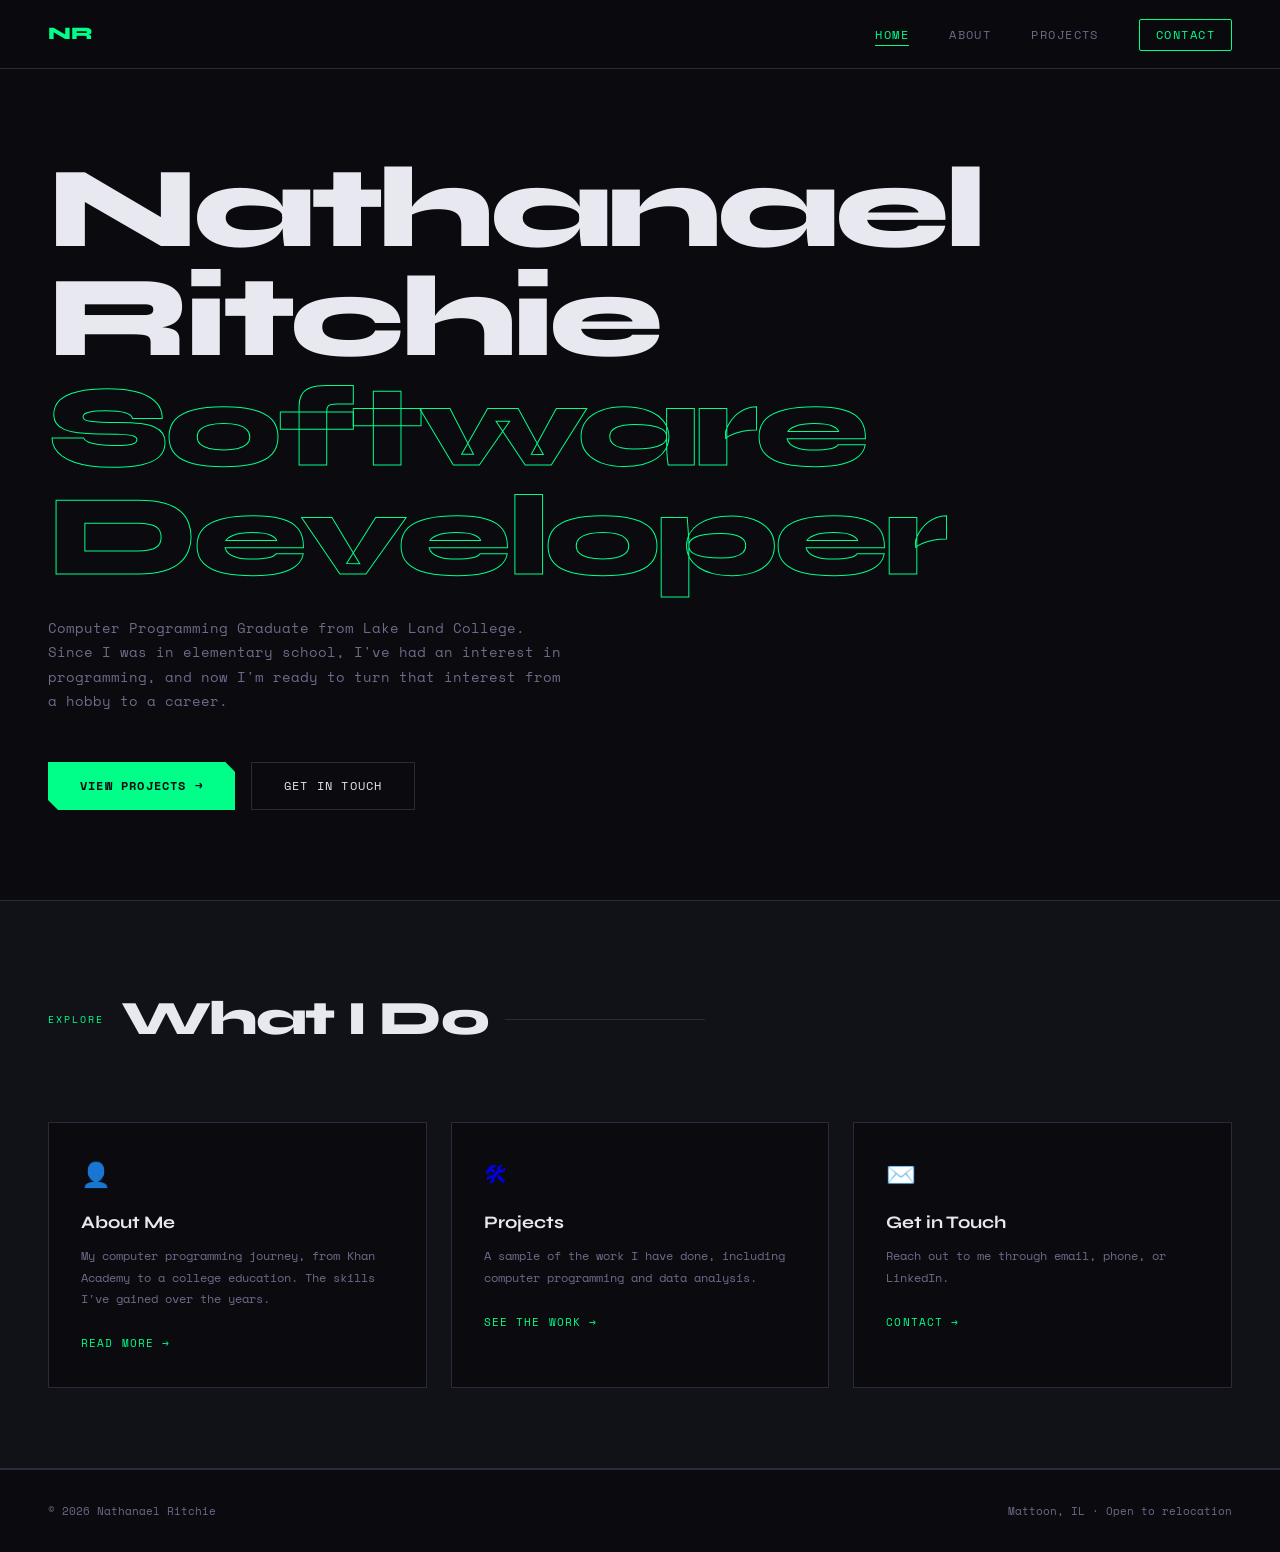
<file: index.html>
<!DOCTYPE html>
<html lang="en">
<head>
  <meta charset="UTF-8" />
  <meta name="viewport" content="width=device-width, initial-scale=1.0" />
  <title>Nathanael Ritchie — Developer Portfolio</title>
  <link rel="stylesheet" href="style.css" />
</head>
<body>

<!-- NAV -->
<nav>
  <a href="index.html" class="nav-logo">NR</a>
  <ul class="nav-links">
    <li><a href="index.html">Home</a></li>
    <li><a href="about.html">About</a></li>
    <li><a href="projects.html">Projects</a></li>
    <li><a href="contact.html" class="nav-cta">Contact</a></li>
  </ul>
</nav>

<!-- HERO -->
<section class="hero">
  <div class="hero-content">
    <h1>
      <span class="name">Nathanael Ritchie</span>
      <span class="role">Software Developer</span>
    </h1>
    <p class="hero-desc">
      Computer Programming Graduate from Lake Land College. Since 
      I was in elementary school, I've had an interest in programming, 
      and now I'm ready to turn that interest from a hobby to a career. 
    </p>
    <div class="hero-actions">
      <a href="projects.html" class="btn-primary">View Projects →</a>
      <a href="contact.html" class="btn-ghost">Get in Touch</a>
    </div>
  </div>
</section>

<!-- QUICK-LINKS STRIP -->
<div class="home-previews">
  <div class="section-header">
    <span class="section-num">Explore</span>
    <h2 class="section-title">What I Do</h2>
    <div class="section-line"></div>
  </div>
  <div class="home-previews-grid">

    <a href="about.html" class="preview-card">
      <span class="preview-icon">👤</span>
      <div class="preview-title">About Me</div>
      <p class="preview-desc">
        My computer programming journey, from Khan Academy 
        to a college education. The skills I've gained over the years.
      </p>
      <span class="preview-link">Read more →</span>
    </a>

    <a href="projects.html" class="preview-card">
      <span class="preview-icon">🛠</span>
      <div class="preview-title">Projects</div>
      <p class="preview-desc">
        A sample of the work I have done, including computer 
        programming and data analysis.
      </p>
      <span class="preview-link">See the work →</span>
    </a>

    <a href="contact.html" class="preview-card">
      <span class="preview-icon">✉️</span>
      <div class="preview-title">Get in Touch</div>
      <p class="preview-desc">
        Reach out to me through email, phone, or LinkedIn.
      </p>
      <span class="preview-link">Contact →</span>
    </a>

  </div>
</div>

<!-- FOOTER -->
<footer>
  <div class="footer-left">© 2026 Nathanael Ritchie</div>
  <div class="footer-right">Mattoon, IL · Open to relocation</div>
</footer>

<script src="nav.js"></script>
</body>
</html>
</file>
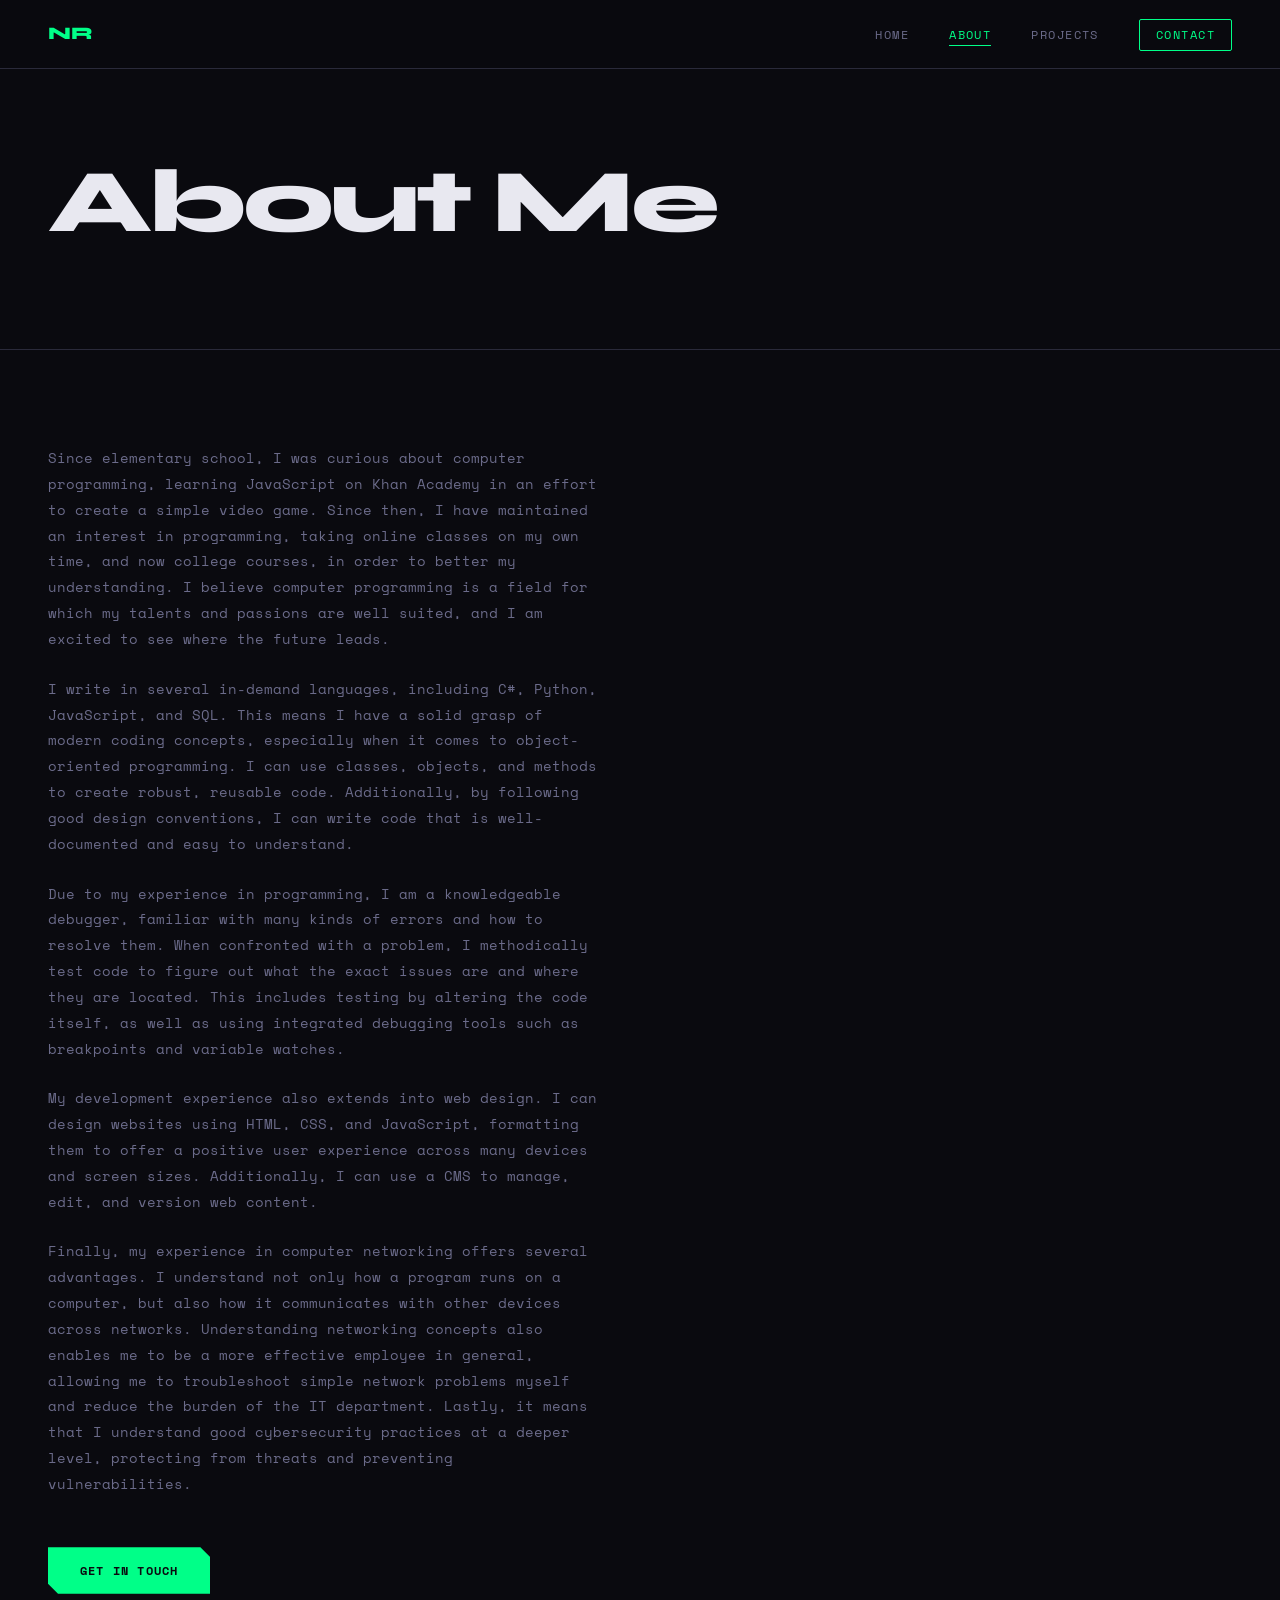
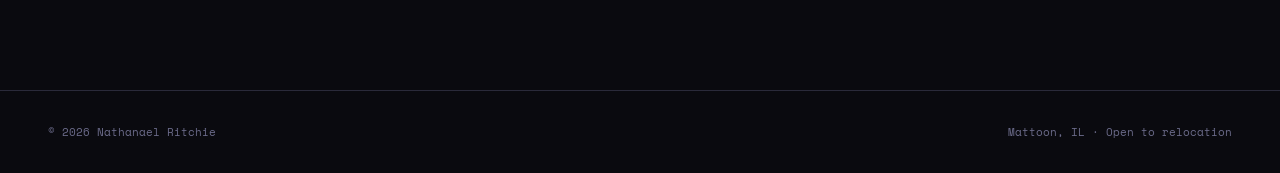
<file: about.html>
<!DOCTYPE html>
<html lang="en">
<head>
  <meta charset="UTF-8" />
  <meta name="viewport" content="width=device-width, initial-scale=1.0" />
  <title>About — Nathanael Ritchie</title>
  <link rel="stylesheet" href="style.css" />
</head>
<body>

<!-- NAV -->
<nav>
  <a href="index.html" class="nav-logo">NR</a>
  </a>
  <ul class="nav-links">
    <li><a href="index.html">Home</a></li>
    <li><a href="about.html">About</a></li>
    <li><a href="projects.html">Projects</a></li>
    <li><a href="contact.html" class="nav-cta">Contact</a></li>
  </ul>
</nav>

<!-- PAGE HERO -->
<div class="page-hero">
    <h1>About Me</h1>
</div>

<!-- BIO + SKILLS -->
<section>
  <div class="about-grid">
    <div class="about-text">
      <p>
        Since elementary school, I was curious about computer 
        programming, learning JavaScript on Khan Academy in 
        an effort to create a simple video game. Since then, 
        I have maintained an interest in programming, taking 
        online classes on my own time, and now college courses, 
        in order to better my understanding. I believe computer 
        programming is a field for which my talents and passions 
        are well suited, and I am excited to see where the 
        future leads.

      </p>
      <p>
        I write in several in-demand languages, including C#, 
        Python, JavaScript, and SQL. This means I have a solid 
        grasp of modern coding concepts, especially when it 
        comes to object-oriented programming. I can use 
        classes, objects, and methods to create robust, 
        reusable code. Additionally, by following good design 
        conventions, I can write code that is well-documented 
        and easy to understand. 
      </p>
      <p>
       Due to my experience in programming, I am a 
       knowledgeable debugger, familiar with many kinds of 
       errors and how to resolve them. When confronted with a 
       problem, I methodically test code to figure out what 
       the exact issues are and where they are located. This 
       includes testing by altering the code itself, as well 
       as using integrated debugging tools such as 
       breakpoints and variable watches.

      </p>
      <p>
        My development experience also extends into web 
        design. I can design websites using HTML, CSS, and 
        JavaScript, formatting them to offer a positive user 
        experience across many devices and screen sizes. 
        Additionally, I can use a CMS to manage, edit, and 
        version web content.

      </p>
      <p>
        Finally, my experience in computer networking offers 
        several advantages. I understand not only how a 
        program runs on a computer, but also how it 
        communicates with other devices across networks. 
        Understanding networking concepts also enables me to 
        be a more effective employee in general, allowing me 
        to troubleshoot simple network problems myself and 
        reduce the burden of the IT department. Lastly, it 
        means that I understand good cybersecurity practices 
        at a deeper level, protecting from 
        threats and preventing vulnerabilities.

      </p>
      <br />
      <a href="contact.html" class="btn-primary">Get in Touch</a>
    </div>
  </div>
</section>

<!-- FOOTER -->
<footer>
  <div class="footer-left">© 2026 Nathanael Ritchie</div>
  <div class="footer-right">Mattoon, IL · Open to relocation</div>
</footer>

<script src="nav.js"></script>
</body>
</html>
</file>
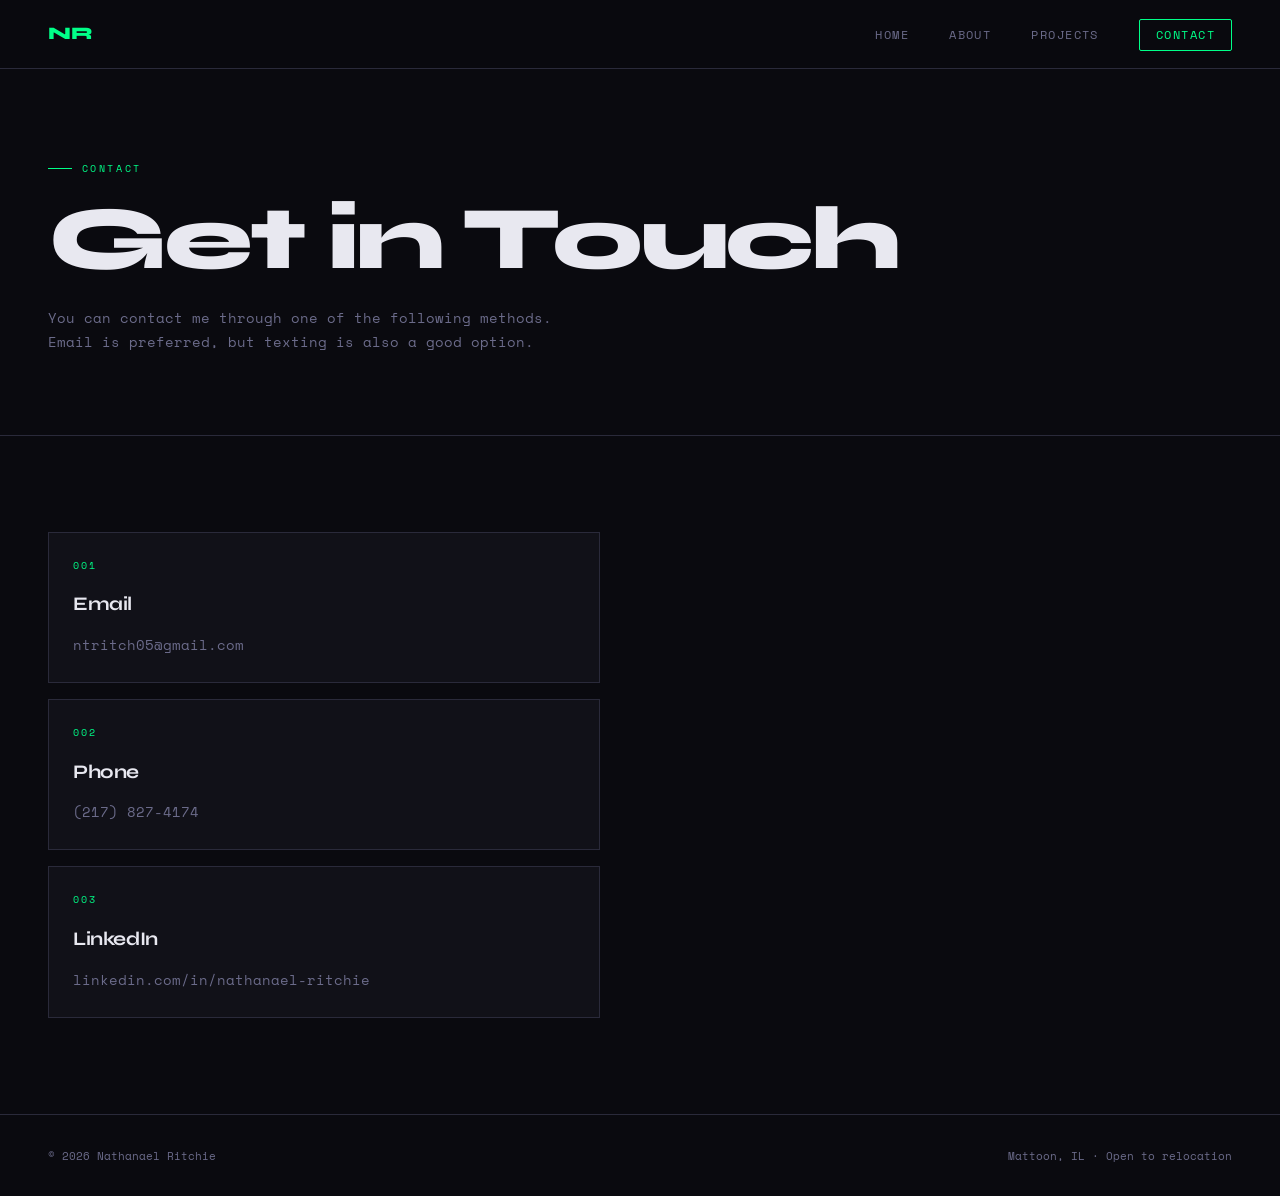
<file: contact.html>
<!DOCTYPE html>
<html lang="en">
<head>
  <meta charset="UTF-8" />
  <meta name="viewport" content="width=device-width, initial-scale=1.0" />
  <title>Contact — Nathanael Ritchie</title>
  <link rel="stylesheet" href="style.css" />
</head>
<body>

<!-- NAV -->
<nav>
  <a href="index.html" class="nav-logo">NR</a>
  <ul class="nav-links">
    <li><a href="index.html">Home</a></li>
    <li><a href="about.html">About</a></li>
    <li><a href="projects.html">Projects</a></li>
    <li><a href="contact.html" class="nav-cta">Contact</a></li>
  </ul>
</nav>

<!-- PAGE HERO -->
<div class="page-hero">
  <div class="page-hero-eyebrow">Contact</div>
  <h1>Get in Touch</h1>
  <p class="page-hero-sub">
    You can contact me through one of the following methods. 
    Email is preferred, but texting is also a good option.
  </p>
</div>

<!-- CONTACT CONTENT -->
<section>
  <div class="contact-wrapper">

    <!-- Left: intro + socials -->
    <div class="contact-grid">
      <div class="contact-card" onclick="copyToClipboard('ntritch05@gmail.com')" style="cursor: pointer;">
        <div class="contact-info">
          <span class="contact-num">001</span>
          <h3 class="contact-title">Email</h3>
          <p class="contact-desc">ntritch05@gmail.com</p>
        </div>
      </div>
      <div class="contact-card" onclick="copyToClipboard('(217) 827-4174')" style="cursor: pointer;">
        <div class="contact-info">
          <span class="contact-num">002</span>
          <h3 class="contact-title">Phone</h3>
          <p class="contact-desc">(217) 827-4174</p>
        </div>
      </div>
      <div class="contact-card">
        <a href="https://www.linkedin.com/in/nathanael-ritchie">
          <div class="contact-info">
            <span class="contact-num">003</span>
            <h3 class="contact-title">LinkedIn</h3>
            <p class="contact-desc">linkedin.com/in/nathanael-ritchie</p>
          </div>
        </a>
      </div>
    </div>
      </div>
    </div>

   

  </div>
</section>

<!-- FOOTER -->
<footer>
  <div class="footer-left">© 2026 Nathanael Ritchie</div>
  <div class="footer-right">Mattoon, IL · Open to relocation</div>
</footer>

<script>
function copyToClipboard(text) {
  navigator.clipboard.writeText(text).then(() => {
    alert('Copied to clipboard!');
  }).catch(err => {
    console.error('Failed to copy: ', err);
  });
}
</script>
</body>
</html>
</file>
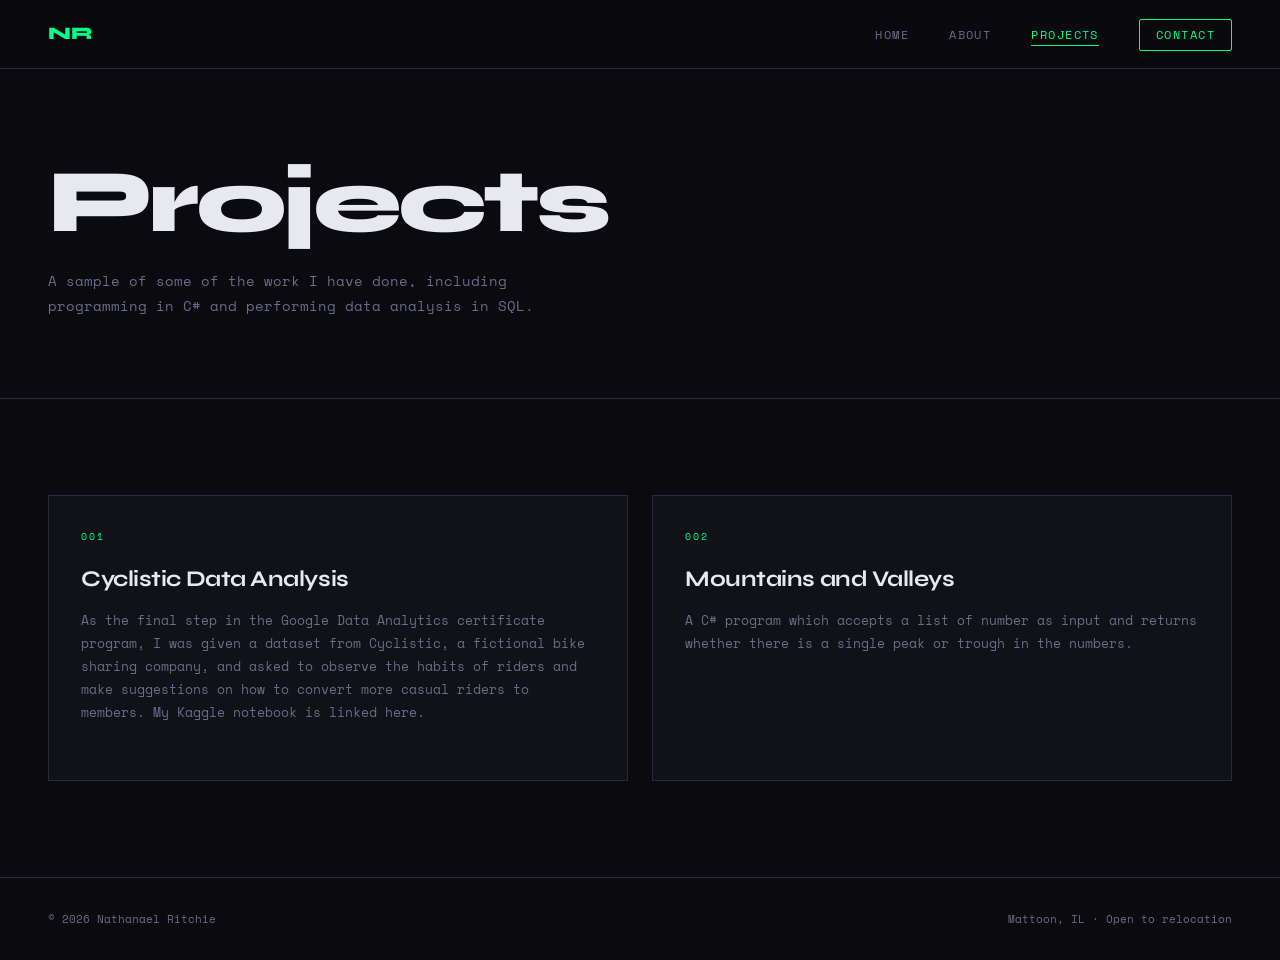
<file: projects.html>
<!DOCTYPE html>
<html lang="en">
<head>
  <meta charset="UTF-8" />
  <meta name="viewport" content="width=device-width, initial-scale=1.0" />
  <title>Projects — Nathanael Ritchie</title>
  <link rel="stylesheet" href="style.css" />
</head>
<body>

<!-- NAV -->
<nav>
  <a href="index.html" class="nav-logo">NR</a>
  <ul class="nav-links">
    <li><a href="index.html">Home</a></li>
    <li><a href="about.html">About</a></li>
    <li><a href="projects.html">Projects</a></li>
    <li><a href="contact.html" class="nav-cta">Contact</a></li>
  </ul>
</nav>

<!-- PAGE HERO -->
<div class="page-hero">
  <h1>Projects</h1>
  <p class="page-hero-sub">
    A sample of some of the work I have done, including programming in C# 
    and performing data analysis in SQL.
  </p>
</div>


<!-- PROJECTS GRID -->
<section>
  <div class="projects-grid">

    <!-- Project 1 -->
    <div class="project-card">
      <a href="https://www.kaggle.com/code/nathanaelritchie/analyzing-cyclistic-bike-data">
        <div class="project-info">
          <span class="project-num">001</span>
          <h3 class="project-title">Cyclistic Data Analysis</h3>
          <p class="project-desc">
            As the final step in the Google Data Analytics 
            certificate program, I was given a dataset from 
            Cyclistic, a fictional bike sharing company, and 
            asked to observe the habits of riders and make 
            suggestions on how to convert more casual riders to 
            members. My Kaggle notebook is linked here.
          </p>
        </div>
      </a>
    </div>

    <!-- Project 2 -->
    <div class="project-card">
      <a href="https://github.com/ntritch/C_Sharp_Projects/blob/main/Program.cs">
        <div class="project-info">
          <span class="project-num">002</span>
          <h3 class="project-title">Mountains and Valleys</h3>
          <p class="project-desc">
            A C# program which accepts a list of number as input 
            and returns whether there is a single peak or 
        trough in the numbers.
      </p>
        </div>
      </a>
    </div>


  </div>
</section>

<!-- FOOTER -->
<footer>
  <div class="footer-left">© 2026 Nathanael Ritchie</div>
  <div class="footer-right">Mattoon, IL · Open to relocation</div>
</footer>

<script src="nav.js"></script>
</body>
</html>
</file>
<file: style.css>
/* =============================================
   Nathanael Ritchie — PORTFOLIO STYLESHEET
   ============================================= */

@import url('https://fonts.googleapis.com/css2?family=Space+Mono:ital,wght@0,400;0,700;1,400&family=Syne:wght@400;700;800&display=swap');

/* ---- TOKENS ---- */
:root {
  --bg:       #0a0a0f;
  --surface:  #111118;
  --surface2: #1a1a24;
  --border:   #2a2a3a;
  --accent:   #00ff88;
  --accent2:  #7c3aed;
  --accent3:  #f59e0b;
  --text:     #e8e8f0;
  --muted:    #6b6b8a;
  --mono:     'Space Mono', monospace;
  --sans:     'Syne', sans-serif;
}

/* ---- RESET ---- */
*, *::before, *::after { box-sizing: border-box; margin: 0; padding: 0; }
html { scroll-behavior: smooth; }

body {
  background: var(--bg);
  color: var(--text);
  font-family: var(--mono);
  line-height: 1.6;
  overflow-x: hidden;
}

/* ---- SCROLLBAR ---- */
::-webkit-scrollbar { width: 4px; }
::-webkit-scrollbar-track { background: var(--bg); }
::-webkit-scrollbar-thumb { background: var(--border); }
::-webkit-scrollbar-thumb:hover { background: var(--accent); }

/* =============================================
   NAVIGATION
   ============================================= */
nav {
  position: fixed;
  top: 0; left: 0; right: 0;
  z-index: 100;
  display: flex;
  justify-content: space-between;
  align-items: center;
  padding: 1.25rem 3rem;
  border-bottom: 1px solid var(--border);
  background: rgba(10,10,15,0.92);
  backdrop-filter: blur(14px);
}

.nav-logo {
  font-family: var(--sans);
  font-weight: 800;
  font-size: 1.1rem;
  color: var(--accent);
  text-decoration: none;
  letter-spacing: -0.02em;
  transition: opacity 0.2s;
}
.nav-logo:hover { opacity: 0.75; }

.nav-links {
  display: flex;
  gap: 2.5rem;
  list-style: none;
  align-items: center;
}

.nav-links a {
  color: var(--muted);
  text-decoration: none;
  font-size: 0.75rem;
  letter-spacing: 0.12em;
  text-transform: uppercase;
  transition: color 0.2s;
  position: relative;
}

/* underline slide-in on hover */
.nav-links a::after {
  content: '';
  position: absolute;
  bottom: -3px; left: 0;
  width: 0; height: 1px;
  background: var(--accent);
  transition: width 0.3s ease;
}
.nav-links a:hover        { color: var(--accent); }
.nav-links a:hover::after { width: 100%; }

/* active page link */
.nav-links a.active {
  color: var(--accent);
}
.nav-links a.active::after { width: 100%; }

.nav-cta {
  border: 1px solid var(--accent);
  color: var(--accent) !important;
  padding: 0.4rem 1rem;
  border-radius: 2px;
  transition: background 0.2s, color 0.2s !important;
}
.nav-cta:hover { background: var(--accent) !important; color: var(--bg) !important; }
.nav-cta::after { display: none !important; }

/* =============================================
   BUTTONS
   ============================================= */
.btn-primary {
  background: var(--accent);
  color: var(--bg);
  padding: 0.85rem 2rem;
  text-decoration: none;
  font-family: var(--mono);
  font-size: 0.75rem;
  font-weight: 700;
  letter-spacing: 0.1em;
  text-transform: uppercase;
  border: none;
  cursor: pointer;
  display: inline-flex;
  align-items: center;
  gap: 0.5rem;
  transition: transform 0.2s, box-shadow 0.2s;
  clip-path: polygon(0 0, calc(100% - 10px) 0, 100% 10px, 100% 100%, 10px 100%, 0 calc(100% - 10px));
}
.btn-primary:hover {
  transform: translateY(-2px);
  box-shadow: 0 8px 30px rgba(0,255,136,0.3);
}

.btn-ghost {
  background: transparent;
  color: var(--text);
  padding: 0.85rem 2rem;
  text-decoration: none;
  font-family: var(--mono);
  font-size: 0.75rem;
  letter-spacing: 0.1em;
  text-transform: uppercase;
  border: 1px solid var(--border);
  cursor: pointer;
  display: inline-flex;
  align-items: center;
  gap: 0.5rem;
  transition: border-color 0.2s, color 0.2s, box-shadow 0.2s, transform 0.2s;
}
.btn-ghost:hover {
  border-color: var(--accent);
  color: var(--accent);
  box-shadow: 0 4px 20px rgba(0,255,136,0.1);
  transform: translateY(-2px);
}

/* =============================================
   SECTION COMMON
   ============================================= */
section {
  padding: 6rem 3rem;
  position: relative;
  z-index: 1;
}

.section-header {
  display: flex;
  align-items: center;
  gap: 1rem;
  margin-bottom: 4rem;
}

.section-num {
  font-size: 0.65rem;
  letter-spacing: 0.2em;
  color: var(--accent);
  text-transform: uppercase;
}

.section-title {
  font-family: var(--sans);
  font-size: clamp(1.8rem, 4vw, 3rem);
  font-weight: 800;
  letter-spacing: -0.03em;
}

.section-line {
  flex: 1;
  height: 1px;
  background: var(--border);
  max-width: 200px;
}

/* =============================================
   FOOTER
   ============================================= */
footer {
  padding: 2rem 3rem;
  display: flex;
  justify-content: space-between;
  align-items: center;
  border-top: 1px solid var(--border);
  position: relative;
  z-index: 1;
}
.footer-left  { font-size: 0.7rem; color: var(--muted); }
.footer-right { font-size: 0.7rem; color: var(--muted); }

/* =============================================
   PAGE HERO (shared across inner pages)
   ============================================= */
.page-hero {
  padding: 10rem 3rem 5rem;
  border-bottom: 1px solid var(--border);
}
.page-hero-eyebrow {
  font-size: 0.65rem;
  letter-spacing: 0.25em;
  text-transform: uppercase;
  color: var(--accent);
  margin-bottom: 1.25rem;
  display: flex;
  align-items: center;
  gap: 0.6rem;
}
.page-hero-eyebrow::before {
  content: '';
  display: inline-block;
  width: 24px; height: 1px;
  background: var(--accent);
}
.page-hero h1 {
  font-family: var(--sans);
  font-size: clamp(2.8rem, 7vw, 6rem);
  font-weight: 800;
  line-height: 0.95;
  letter-spacing: -0.04em;
  margin-bottom: 1.5rem;
}
.page-hero-sub {
  color: var(--muted);
  font-size: 0.85rem;
  line-height: 1.8;
  max-width: 520px;
}

/* =============================================
   TAGS
   ============================================= */
.tag {
  font-size: 0.7rem;
  padding: 0.25rem 0.6rem;
  border: 1px solid var(--border);
  color: var(--muted);
  border-radius: 2px;
  transition: border-color 0.2s, color 0.2s;
  letter-spacing: 0.05em;
}
.tag:hover { border-color: var(--accent); color: var(--accent); }

.tech-tag {
  font-size: 0.65rem;
  padding: 0.2rem 0.5rem;
  background: var(--surface2);
  border: 1px solid var(--border);
  color: var(--muted);
  letter-spacing: 0.08em;
  border-radius: 2px;
}

/* =============================================
   HOME PAGE
   ============================================= */
.hero {
  min-height: 100vh;
  display: flex;
  align-items: center;
  padding: 8rem 3rem 4rem;
  position: relative;
}

.hero-content { max-width: 900px; }

.hero-tag {
  display: inline-flex;
  align-items: center;
  gap: 0.5rem;
  font-size: 0.7rem;
  letter-spacing: 0.2em;
  text-transform: uppercase;
  color: var(--accent);
  margin-bottom: 2rem;
  opacity: 0;
  animation: fadeUp 0.8s forwards 0.2s;
}
.hero-tag::before {
  content: '';
  display: inline-block;
  width: 24px; height: 1px;
  background: var(--accent);
}

.hero h1 {
  font-family: var(--sans);
  font-size: clamp(3.5rem, 9vw, 8rem);
  font-weight: 800;
  line-height: 0.95;
  letter-spacing: -0.04em;
  margin-bottom: 1.5rem;
  opacity: 0;
  animation: fadeUp 0.8s forwards 0.4s;
}
.hero h1 .name { color: var(--text); display: block; }
.hero h1 .role {
  color: transparent;
  -webkit-text-stroke: 1px var(--accent);
  display: block;
  transition: -webkit-text-stroke-color 0.3s;
}

.hero-desc {
  max-width: 520px;
  color: var(--muted);
  font-size: 0.85rem;
  line-height: 1.8;
  margin-bottom: 3rem;
  opacity: 0;
  animation: fadeUp 0.8s forwards 0.6s;
}

.hero-actions {
  display: flex;
  gap: 1rem;
  flex-wrap: wrap;
  opacity: 0;
  animation: fadeUp 0.8s forwards 0.8s;
}

.hero-stats {
  position: absolute;
  right: 3rem;
  bottom: 3rem;
  display: flex;
  gap: 3rem;
  opacity: 0;
  animation: fadeUp 0.8s forwards 1s;
}
.stat { text-align: right; }
.stat-num {
  font-family: var(--sans);
  font-size: 2rem;
  font-weight: 800;
  color: var(--accent);
  display: block;
}
.stat-label {
  font-size: 0.65rem;
  letter-spacing: 0.15em;
  text-transform: uppercase;
  color: var(--muted);
}

/* Home — featured previews strip */
.home-previews {
  padding: 5rem 3rem;
  background: var(--surface);
  border-top: 1px solid var(--border);
  border-bottom: 1px solid var(--border);
}
.home-previews-grid {
  display: grid;
  grid-template-columns: repeat(3, 1fr);
  gap: 1.5rem;
  margin-top: 3rem;
}
.preview-card {
  padding: 2rem;
  border: 1px solid var(--border);
  background: var(--bg);
  text-decoration: none;
  display: block;
  transition: border-color 0.3s, transform 0.3s, box-shadow 0.3s;
  position: relative;
  overflow: hidden;
}
.preview-card::before {
  content: '';
  position: absolute;
  top: 0; left: 0; right: 0;
  height: 2px;
  background: linear-gradient(90deg, var(--accent), var(--accent2));
  transform: scaleX(0);
  transform-origin: left;
  transition: transform 0.4s ease;
}
.preview-card:hover { border-color: var(--accent); transform: translateY(-4px); box-shadow: 0 12px 40px rgba(0,0,0,0.4); }
.preview-card:hover::before { transform: scaleX(1); }
.preview-icon { font-size: 1.5rem; margin-bottom: 1rem; display: block; }
.preview-title {
  font-family: var(--sans);
  font-size: 1.1rem;
  font-weight: 700;
  color: var(--text);
  margin-bottom: 0.5rem;
}
.preview-desc { font-size: 0.78rem; color: var(--muted); line-height: 1.7; margin-bottom: 1.25rem; }
.preview-link { font-size: 0.7rem; color: var(--accent); letter-spacing: 0.1em; text-transform: uppercase; transition: gap 0.2s; display: inline-flex; align-items: center; gap: 0.3rem; }
.preview-card:hover .preview-link { gap: 0.6rem; }

/* =============================================
   ABOUT PAGE
   ============================================= */
.about-grid {
  display: grid;
  grid-template-columns: 1fr 1fr;
  gap: 5rem;
  align-items: start;
}
.about-text p {
  color: var(--muted);
  font-size: 0.85rem;
  line-height: 1.9;
  margin-bottom: 1.5rem;
}
.about-text p strong { color: var(--text); }

.skills-section { padding-top: 0; }
.skills-grid {
  display: grid;
  grid-template-columns: 1fr 1fr;
  gap: 2rem;
}
.skill-cat-title {
  font-size: 0.65rem;
  letter-spacing: 0.2em;
  text-transform: uppercase;
  color: var(--accent);
  margin-bottom: 0.75rem;
}
.skill-tags { display: flex; flex-wrap: wrap; gap: 0.4rem; }

/* Timeline */
.timeline {
  position: relative;
  padding-left: 2rem;
}
.timeline::before {
  content: '';
  position: absolute;
  left: 0; top: 8px; bottom: 0;
  width: 1px;
  background: var(--border);
}
.timeline-item {
  position: relative;
  padding-bottom: 3rem;
  padding-left: 2.5rem;
  opacity: 0;
  transform: translateX(-20px);
  transition: opacity 0.5s, transform 0.5s;
}
.timeline-item.visible { opacity: 1; transform: translateX(0); }

.timeline-dot {
  position: absolute;
  left: -2.45rem; top: 8px;
  width: 10px; height: 10px;
  border-radius: 50%;
  background: var(--accent);
  box-shadow: 0 0 12px var(--accent);
}
.timeline-date {
  font-size: 0.65rem;
  letter-spacing: 0.2em;
  text-transform: uppercase;
  color: var(--accent);
  margin-bottom: 0.5rem;
}
.timeline-role {
  font-family: var(--sans);
  font-size: 1.1rem;
  font-weight: 700;
  margin-bottom: 0.25rem;
}
.timeline-company { font-size: 0.8rem; color: var(--muted); margin-bottom: 1rem; }
.timeline-desc { font-size: 0.8rem; color: var(--muted); line-height: 1.8; }
.timeline-desc li {
  margin-bottom: 0.4rem;
  list-style: none;
  padding-left: 1rem;
  position: relative;
}
.timeline-desc li::before {
  content: '→';
  position: absolute; left: 0;
  color: var(--accent);
  font-size: 0.7rem;
}

/* =============================================
   PROJECTS PAGE
   ============================================= */
.projects-grid {
  display: grid;
  grid-template-columns: repeat(auto-fit, minmax(340px, 1fr));
  gap: 1.5rem;
}

.project-card {
  background: var(--surface);
  border: 1px solid var(--border);
  padding: 2rem;
  position: relative;
  overflow: hidden;
  transition: border-color 0.3s, transform 0.3s, box-shadow 0.3s;
  cursor: default;
}
.project-card::before {
  content: '';
  position: absolute;
  top: 0; left: 0; right: 0;
  height: 2px;
  background: linear-gradient(90deg, var(--accent), var(--accent2));
  transform: scaleX(0);
  transform-origin: left;
  transition: transform 0.4s ease;
}
.project-card:hover { border-color: var(--accent); transform: translateY(-4px); box-shadow: 0 16px 48px rgba(0,0,0,0.4); }
.project-card:hover::before { transform: scaleX(1); }

.project-card a {
  color: inherit;
  text-decoration: none;
  display: block;
}

.project-card.featured {
  grid-column: span 2;
  display: grid;
  grid-template-columns: 1fr 1fr;
  gap: 2rem;
  align-items: center;
}

.project-num {
  font-size: 0.65rem;
  letter-spacing: 0.2em;
  color: var(--accent);
  margin-bottom: 1rem;
  display: block;
}
.project-title {
  font-family: var(--sans);
  font-size: 1.4rem;
  font-weight: 700;
  margin-bottom: 0.75rem;
  letter-spacing: -0.02em;
}
.project-desc {
  color: var(--muted);
  font-size: 0.8rem;
  line-height: 1.8;
  margin-bottom: 1.5rem;
}
.project-tech { display: flex; flex-wrap: wrap; gap: 0.4rem; margin-bottom: 1.5rem; }
.project-links { display: flex; gap: 1rem; flex-wrap: wrap; }
.project-link {
  font-size: 0.7rem;
  color: var(--accent);
  text-decoration: none;
  letter-spacing: 0.1em;
  text-transform: uppercase;
  display: inline-flex;
  align-items: center;
  gap: 0.3rem;
  transition: gap 0.2s;
}
.project-link:hover { gap: 0.6rem; }

.project-visual {
  background: var(--surface2);
  border: 1px solid var(--border);
  border-radius: 4px;
  height: 200px;
  display: flex;
  align-items: center;
  justify-content: center;
  overflow: hidden;
}
.code-preview {
  font-size: 0.65rem;
  color: var(--muted);
  padding: 1.5rem;
  line-height: 1.7;
  width: 100%;
}
.code-kw  { color: var(--accent2); }
.code-fn  { color: var(--accent); }
.code-str { color: var(--accent3); }
.code-cm  { color: var(--muted); opacity: 0.6; }

/* =============================================
   CONTACT PAGE
   ============================================= */
.contact-wrapper {
  margin: 0;
  display: grid;
  grid-template-columns: 1fr 1fr;
  gap: 5rem;
  align-items: start;
}

.contact-intro p {
  color: var(--muted);
  font-size: 1rem;
  line-height: 1.9;
  margin-bottom: 1.5rem;
}
.contact-intro p strong { color: var(--text); }
.contact-intro a { color: var(--muted); text-decoration: underline; }

.contact-grid {
  display: flex;
  flex-direction: column;
  gap: 1rem;
}

.contact-card {
  background: var(--surface);
  border: 1px solid var(--border);
  padding: 1.5rem;
  position: relative;
  overflow: hidden;
  transition: border-color 0.3s, transform 0.3s, box-shadow 0.3s;
  cursor: default;
}
.contact-card::before {
  content: '';
  position: absolute;
  top: 0; left: 0; right: 0;
  height: 2px;
  background: linear-gradient(90deg, var(--accent), var(--accent2));
  transform: scaleX(0);
  transform-origin: left;
  transition: transform 0.4s ease;
}
.contact-card:hover { border-color: var(--accent); transform: translateY(-4px); box-shadow: 0 16px 48px rgba(0,0,0,0.4); }
.contact-card:hover::before { transform: scaleX(1); }

.contact-card a {
  color: inherit;
  text-decoration: none;
  display: block;
}

.contact-num {
  font-size: 0.65rem;
  letter-spacing: 0.2em;
  color: var(--accent);
  margin-bottom: 1rem;
  display: block;
}
.contact-title {
  font-family: var(--sans);
  font-size: 1.2rem;
  font-weight: 700;
  margin-bottom: 0.75rem;
  letter-spacing: -0.02em;
}
.contact-desc {
  color: var(--muted);
  font-size: 0.9rem;
  line-height: 1.8;
  margin-bottom: 0;
}

.contact-social { margin-top: 2rem; }
.contact-social-title {
  font-size: 0.65rem;
  letter-spacing: 0.2em;
  text-transform: uppercase;
  color: var(--accent);
  margin-bottom: 1rem;
}
.social-links { display: flex; flex-direction: column; gap: 0.5rem; }
.social-link {
  display: inline-flex;
  align-items: center;
  gap: 0.6rem;
  font-size: 0.78rem;
  color: var(--muted);
  text-decoration: none;
  padding: 0.5rem 0;
  border-bottom: 1px solid var(--border);
  transition: color 0.2s, border-color 0.2s, padding-left 0.2s;
}
.social-link:hover { color: var(--accent); border-color: var(--accent); padding-left: 0.5rem; }

/* Contact Form */
.contact-form { display: flex; flex-direction: column; gap: 1.25rem; }

.form-group { display: flex; flex-direction: column; gap: 0.4rem; }
.form-label {
  font-size: 0.65rem;
  letter-spacing: 0.15em;
  text-transform: uppercase;
  color: var(--muted);
}
.form-input,
.form-textarea {
  background: var(--surface);
  border: 1px solid var(--border);
  color: var(--text);
  font-family: var(--mono);
  font-size: 0.82rem;
  padding: 0.85rem 1rem;
  outline: none;
  transition: border-color 0.2s, box-shadow 0.2s;
  width: 100%;
  border-radius: 2px;
}
.form-input:focus,
.form-textarea:focus {
  border-color: var(--accent);
  box-shadow: 0 0 0 3px rgba(0,255,136,0.08);
}
.form-textarea { resize: vertical; min-height: 140px; }
.form-input::placeholder,
.form-textarea::placeholder { color: var(--muted); opacity: 0.5; }

.form-submit {
  align-self: flex-start;
  margin-top: 0.5rem;
}

.form-status {
  font-size: 0.75rem;
  margin-top: 0.5rem;
  color: var(--accent);
  display: none;
}

/* =============================================
   ANIMATIONS
   ============================================= */
@keyframes fadeUp {
  from { opacity: 0; transform: translateY(24px); }
  to   { opacity: 1; transform: translateY(0); }
}

/* =============================================
   RESPONSIVE
   ============================================= */
@media (max-width: 900px) {
  nav { padding: 1rem 1.5rem; }
  .nav-links { gap: 1.5rem; }

  section      { padding: 4rem 1.5rem; }
  .hero        { padding: 7rem 1.5rem 4rem; }
  .page-hero   { padding: 8rem 1.5rem 4rem; }
  .hero-stats  { display: none; }

  .about-grid          { grid-template-columns: 1fr; gap: 3rem; }
  .skills-grid         { grid-template-columns: 1fr 1fr; }
  .project-card.featured { grid-column: span 1; grid-template-columns: 1fr; }
  .home-previews-grid  { grid-template-columns: 1fr; }
  .contact-wrapper     { grid-template-columns: 1fr; gap: 3rem; }
  footer { flex-direction: column; gap: 0.5rem; text-align: center; }
}

@media (max-width: 600px) {
  .nav-links { display: none; }
  .skills-grid { grid-template-columns: 1fr; }
}
</file>
